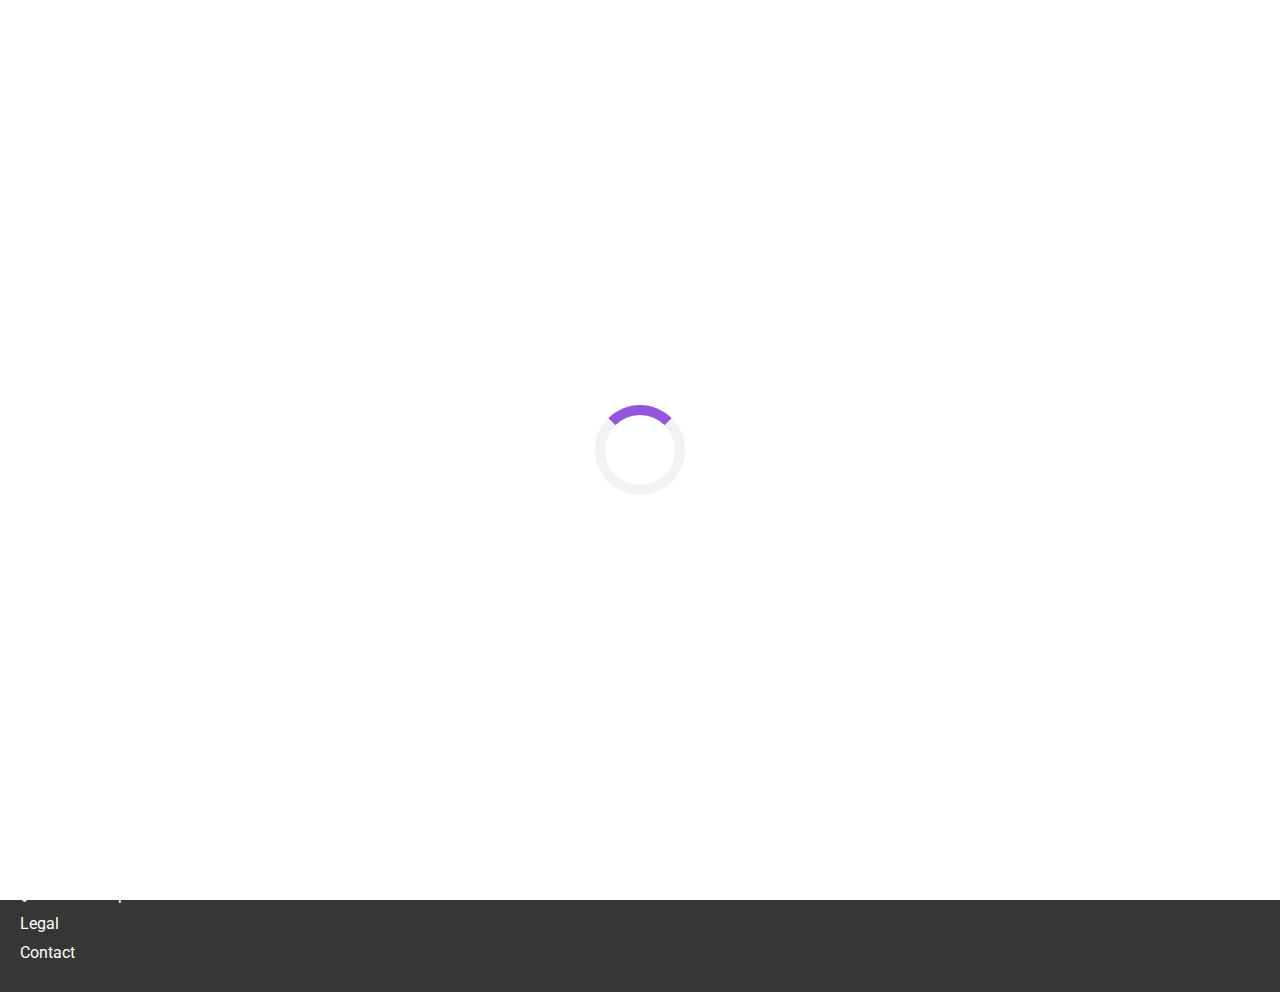
<file: index.html>
<!DOCTYPE html>
<html>

<head>
    <meta charset="utf-8" />
    <meta http-equiv="X-UA-Compatible" content="IE=edge" />
    <title>OhMyFood</title>
    <meta name="description" content="" />
    <meta name="viewport" content="width=device-width, initial-scale=1" />
    <link rel="stylesheet" href="css/main.css" />
    <link rel="stylesheet" href="https://cdnjs.cloudflare.com/ajax/libs/font-awesome/6.2.1/css/all.min.css" />
</head>

<body>
    <header>
        <h1 class="logo mainLogo">ohmyfood</h1>

        <h4 class="location">
            <i class="fas fa-location-dot"></i> Paris, Belleville
        </h4>

        <div class="bookMenu">
            <h2>Book the menu you like</h2>

            <p>Discover top-of-the-art restaurants we picked for you</p>

            <button class="exploreButton">Explore our restaurants</button>
        </div>
    </header>

    <main>
        <section>
            <h1 class="titles">How it works</h1>

            <div class="HIWoptions-wrapper">
                <div class="HIWoptions">
                    <div>
                        <div class="number">1</div>
                        <i class="fa-solid fa-mobile-screen-button hiw-icon"></i>
                        <p class="hiw-text">Choose a restaurant</p>
                    </div>
                </div>
                <div class="HIWoptions">
                    <div>
                        <div class="number">2</div>
                        <i class="fa-solid fa-list hiw-icon"></i>
                        <p class="hiw-text">Create your menu</p>
                    </div>
                </div>
                <div class="HIWoptions">
                    <div>
                        <div class="number">3</div>
                        <i class="fa-solid fa-store hiw-icon"></i>
                        <p class="hiw-text">Go enjoy it at the restaurant</p>
                    </div>
                </div>
            </div>
        </section>

        <section class="restaurants-section">
            <h1 class="titles">Restaurants</h1>
            <div class="menuOptions">
                <div class="menuOption1">
                    <a class="menu-box" href="pages/thefullpalette.html">
                        <div class="newTag">New</div>
                        <img class="menuImg" src="images/restaurants/jay-wennington-N_Y88TWmGwA-unsplash.jpg" alt="" />
                        <div class="menuText">
                            <div class="menuText1"><b>The Full Palette</b></div>
                            <div class="menuText1">New York</div>
                        </div>
                    </a>
                    <div class="heart-container">
                        <img src="images/heart.png" alt="heart" class="heart" />
                        <div class="fill-heart"></div>
                    </div>
                </div>

                <div class="menuOption2">
                    <a class="menu-box" href="pages/theenchantedplate.html">
                        <div class="newTag">New</div>
                        <img class="menuImg" src="images/restaurants/stil-u2Lp8tXIcjw-unsplash.jpg" alt="" />
                        <div class="menuText">
                            <div class="menuText1"><b>The Enchanted Plate</b></div>
                            <div class="menuText1">New York</div>
                        </div>
                    </a>
                    <div class="heart-container">
                        <img src="images/heart.png" alt="heart" class="heart" />
                        <div class="fill-heart"></div>
                    </div>
                </div>

                <div class="menuOption3">
                    <a class="menu-box" href="pages/bastille.html"><img class="menuImg"
                            src="images/restaurants/toa-heftiba-DQKerTsQwi0-unsplash.jpg" alt="" />
                        <div class="menuText">
                            <div class="menuText1"><b>Bastille</b></div>
                            <div class="menuText1">New York</div>
                        </div>
                    </a>
                    <div class="heart-container">
                        <img src="images/heart.png" alt="heart" class="heart" />
                        <div class="fill-heart"></div>
                    </div>
                </div>

                <div class="menuOption4">
                    <a class="menu-box" href="pages/legourmand.html"><img class="menuImg"
                            src="images/restaurants/louis-hansel-shotsoflouis-qNBGVyOCY8Q-unsplash.jpg" alt="" />
                        <div class="menuText">
                            <div class="menuText1"><b>Le Gourmand</b></div>
                            <div class="menuText1">New York</div>
                        </div>
                    </a>
                    <div class="heart-container">
                        <img src="images/heart.png" alt="heart" class="heart" />
                        <div class="fill-heart"></div>
                    </div>
                </div>
            </div>
            </div>
        </section>
    </main>

    <footer class="footer">
        <div class="logo footerText footerTitle">ohmyfood</div>
        <div class="footerText">
            <i class="fa-solid fa-utensils"></i> Suggest a restaurant
        </div>
        <div class="footerText">
            <i class="fa-solid fa-handshake-angle"></i> Become a partner
        </div>
        <div class="footerText">Legal</div>
        <div class="footerText footerBottom">
            <a class="contact" href="mailto:ahmedjc15@gmail.com">Contact</a>
        </div>
    </footer>

    <div class="preloader">
        <div class="loader"></div>
    </div>
</body>

</html>
</file>
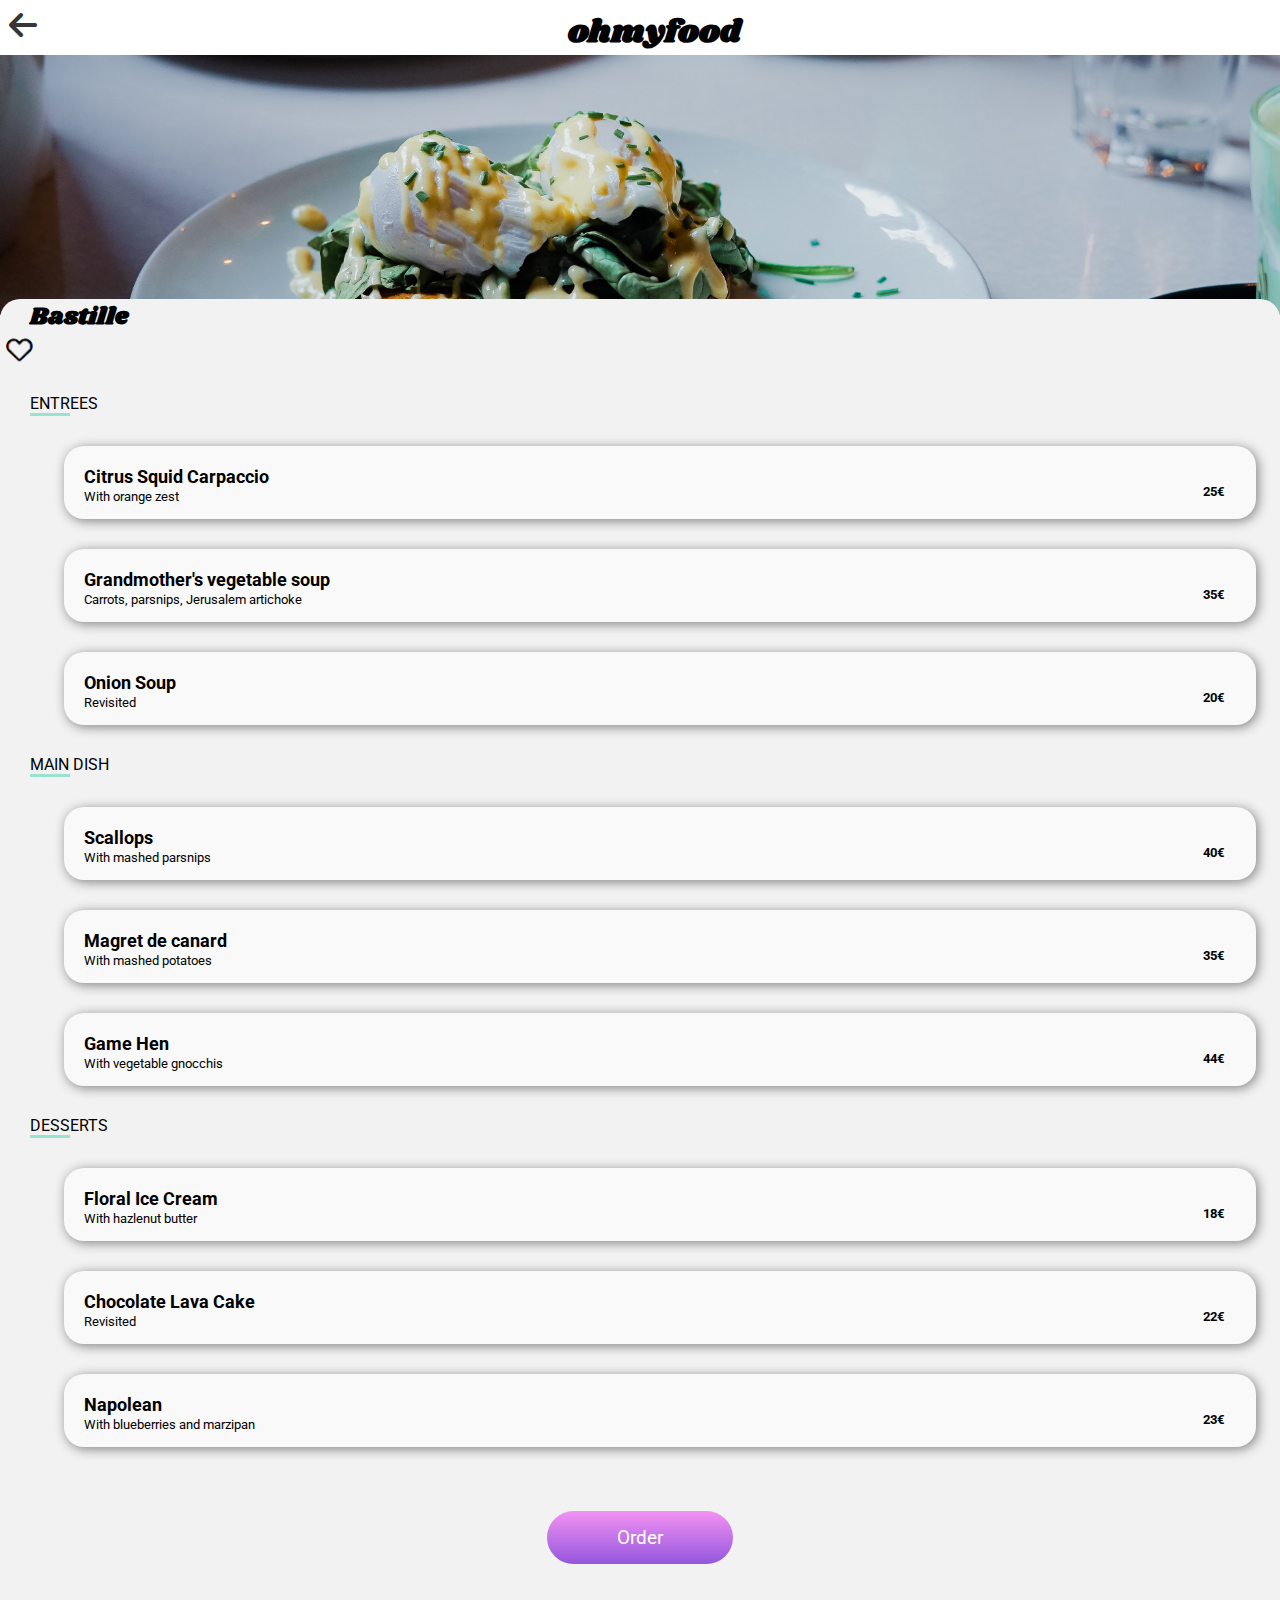
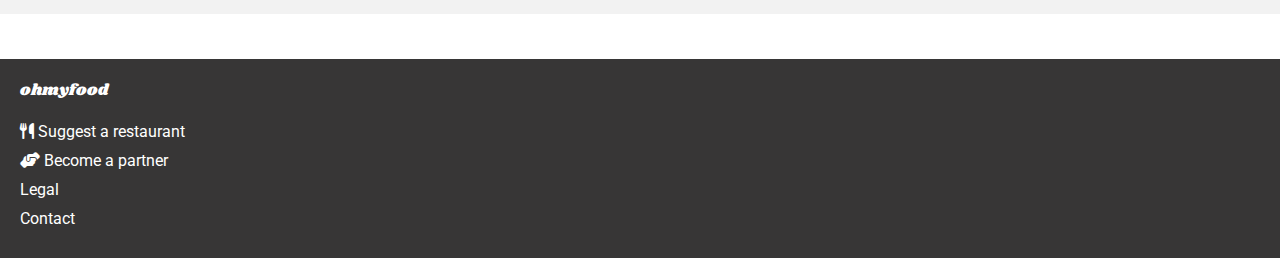
<file: pages/bastille.html>
<!DOCTYPE html>
<html>

<head>
    <meta charset="utf-8">
    <meta http-equiv="X-UA-Compatible" content="IE=edge">
    <title>OhMyFood</title>
    <meta name="description" content="">
    <meta name="viewport" content="width=device-width, initial-scale=1">
    <link rel="stylesheet" href="../css/main.css">
    <link rel="stylesheet" href="https://cdnjs.cloudflare.com/ajax/libs/font-awesome/6.2.1/css/all.min.css" />
</head>

<body>
    <header>
        <h1 class="logo mainLogo"><a href="../index.html"><i class="fa-solid fa-arrow-left backArrow"></i></a>ohmyfood</h1>

        <img class="restaurantImg" src="../images/restaurants/toa-heftiba-DQKerTsQwi0-unsplash.jpg" alt="">


    </header>

    <main class="restaurantMenu">

        <div>
            <h2 class="logo menu-title">Bastille</h2>
            <div class="menu-heart-container">
                <img src="../images/grey_background_heart.png" alt="heart" class="menuHeartIcon">
                <div class="fill-heart-menu"></div>
            </div>
        </div>
        <div class="full-menu">
            <section class="entrees">
                <p class="header-text">ENTREES</p>
                <div class="header-UL"></div>

                <div class="HIWoptions choices e-choices">
                    <div class="menu-option"><b>Citrus Squid Carpaccio</b></div>
                    <div class="card-overlay"><i class="fa-solid fa-circle-check checkmark"></i></div>
                    <div class="menu-text">With orange zest</div>
                    <div class="menu-price"><b>25€</b></div>
                </div>
                <div class="HIWoptions choices e-choices">
                    <div class="menu-option"><b>Grandmother's vegetable soup</b></div>
                    <div class="card-overlay"><i class="fa-solid fa-circle-check checkmark"></i></div>
                    <div class="menu-text">Carrots, parsnips, Jerusalem artichoke</div>
                    <div class="menu-price"><b>35€</b></div>
                </div>
                <div class="HIWoptions choices e-choices">
                    <div class="menu-option"><b>Onion Soup</b></div>
                    <div class="card-overlay"><i class="fa-solid fa-circle-check checkmark"></i></div>
                    <div class="menu-text">Revisited</div>
                    <div class="menu-price"><b>20€</b></div>
                </div>
            </section>

            <section class="main-dish">
                <p class="header-text">MAIN DISH</p>
                <div class="header-UL"></div>

                <div class="HIWoptions choices md-choices">
                    <div class="menu-option"><b>Scallops</b></div>
                    <div class="card-overlay"><i class="fa-solid fa-circle-check checkmark"></i></div>
                    <div class="menu-text">With mashed parsnips</div>
                    <div class="menu-price"><b>40€</b></div>
                </div>
                <div class="HIWoptions choices md-choices">
                    <div class="menu-option"><b>Magret de canard</b></div>
                    <div class="card-overlay"><i class="fa-solid fa-circle-check checkmark"></i></div>
                    <div class="menu-text">With mashed potatoes</div>
                    <div class="menu-price"><b>35€</b></div>
                </div>
                <div class="HIWoptions choices md-choices">
                    <div class="menu-option"><b>Game Hen</b></div>
                    <div class="card-overlay"><i class="fa-solid fa-circle-check checkmark"></i></div>
                    <div class="menu-text">With vegetable gnocchis</div>
                    <div class="menu-price"><b>44€</b></div>
                </div>
            </section>

            <section class="desserts">
                <p class="header-text">DESSERTS</p>
                <div class="header-UL"></div>

                <div class="HIWoptions choices d-choices">
                    <div class="menu-option"><b>Floral Ice Cream</b></div>
                    <div class="card-overlay"><i class="fa-solid fa-circle-check checkmark"></i></div>
                    <div class="menu-text">With hazlenut butter</div>
                    <div class="menu-price"><b>18€</b></div>
                </div>
                <div class="HIWoptions choices d-choices">
                    <div class="menu-option"><b>Chocolate Lava Cake</b></div>
                    <div class="card-overlay"><i class="fa-solid fa-circle-check checkmark"></i></div>
                    <div class="menu-text">Revisited</div>
                    <div class="menu-price"><b>22€</b></div>
                </div>
                <div class="HIWoptions choices d-choices">
                    <div class="menu-option"><b>Napolean</b></div>
                    <div class="card-overlay"><i class="fa-solid fa-circle-check checkmark"></i></div>
                    <div class="menu-text">With blueberries and marzipan</div>
                    <div class="menu-price"><b>23€</b></div>
                </div>
            </section>
        </div>
        <button class="exploreButton orderButton">Order</button>

    </main>

    <footer class="footer menu-footer">
        <div class="logo footerText footerTitle">ohmyfood</div>
        <div class="footerText"><i class="fa-solid fa-utensils"></i> Suggest a restaurant</div>
        <div class="footerText"><i class="fa-solid fa-handshake-angle"></i> Become a partner</div>
        <div class="footerText">Legal</div>
        <div class="footerText footerBottom"><a class="contact" href="mailto:ahmedjc15@gmail.com">Contact</a></div>
    </footer>
</body>

</html>
</file>
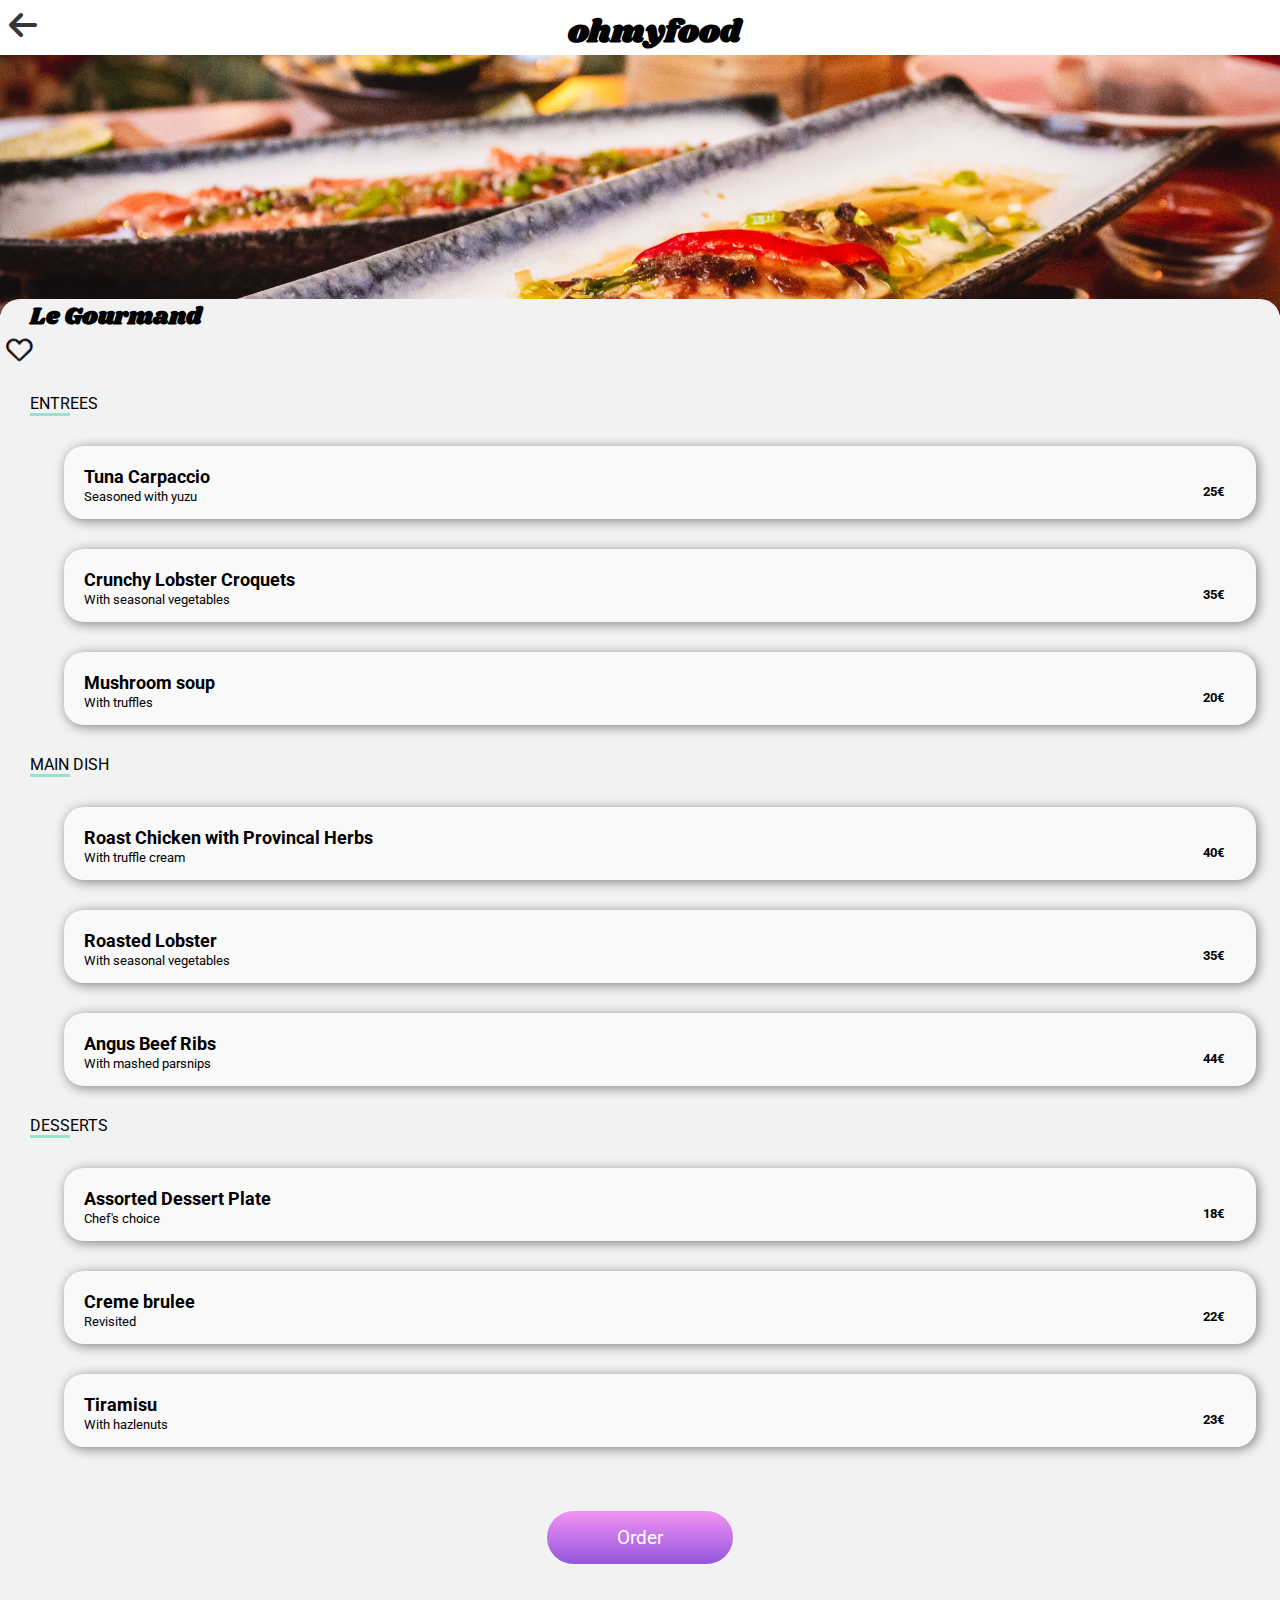
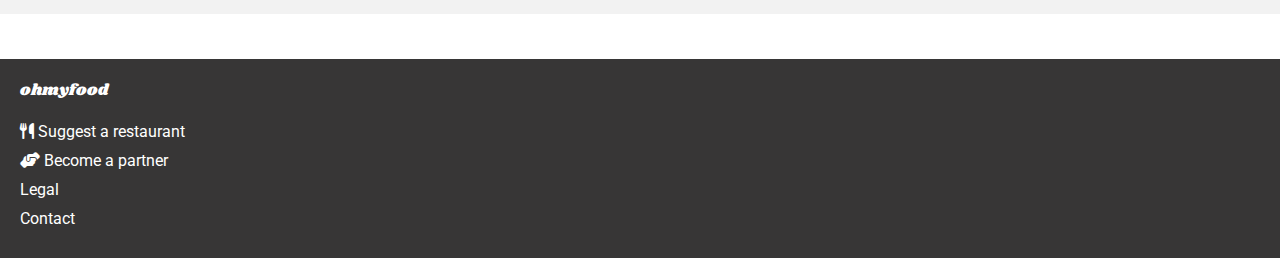
<file: pages/legourmand.html>
<!DOCTYPE html>
<html>

<head>
    <meta charset="utf-8">
    <meta http-equiv="X-UA-Compatible" content="IE=edge">
    <title>OhMyFood</title>
    <meta name="description" content="">
    <meta name="viewport" content="width=device-width, initial-scale=1">
    <link rel="stylesheet" href="../css/main.css">
    <link rel="stylesheet" href="https://cdnjs.cloudflare.com/ajax/libs/font-awesome/6.2.1/css/all.min.css" />
</head>

<body>
    <header>
        <h1 class="logo mainLogo"><a href="../index.html"><i class="fa-solid fa-arrow-left backArrow"></i></a>ohmyfood</h1>

        <img class="restaurantImg" src="../images/restaurants/louis-hansel-shotsoflouis-qNBGVyOCY8Q-unsplash.jpg" alt="">


    </header>

    <main class="restaurantMenu">

        <div>
            <h2 class="logo menu-title">Le Gourmand</h2>
            <div class="menu-heart-container">
                <img src="../images/grey_background_heart.png" alt="heart" class="menuHeartIcon">
                <div class="fill-heart-menu"></div>
            </div>
        </div>
        <div class="full-menu">
            <section class="entrees">
                <p class="header-text">ENTREES</p>
                <div class="header-UL"></div>

                <div class="HIWoptions choices e-choices">
                    <div class="menu-option"><b>Tuna Carpaccio</b></div>
                    <div class="card-overlay"><i class="fa-solid fa-circle-check checkmark"></i></div>
                    <div class="menu-text">Seasoned with yuzu</div>
                    <div class="menu-price"><b>25€</b></div>
                </div>
                <div class="HIWoptions choices e-choices">
                    <div class="menu-option"><b>Crunchy Lobster Croquets</b></div>
                    <div class="card-overlay"><i class="fa-solid fa-circle-check checkmark"></i></div>
                    <div class="menu-text">With seasonal vegetables</div>
                    <div class="menu-price"><b>35€</b></div>
                </div>
                <div class="HIWoptions choices e-choices">
                    <div class="menu-option"><b>Mushroom soup</b></div>
                    <div class="card-overlay"><i class="fa-solid fa-circle-check checkmark"></i></div>
                    <div class="menu-text">With truffles</div>
                    <div class="menu-price"><b>20€</b></div>
                </div>
            </section>

            <section class="main-dish">
                <p class="header-text">MAIN DISH</p>
                <div class="header-UL"></div>

                <div class="HIWoptions choices md-choices">
                    <div class="menu-option"><b>Roast Chicken with Provincal Herbs</b></div>
                    <div class="card-overlay"><i class="fa-solid fa-circle-check checkmark"></i></div>
                    <div class="menu-text">With truffle cream</div>
                    <div class="menu-price"><b>40€</b></div>
                </div>
                <div class="HIWoptions choices md-choices">
                    <div class="menu-option"><b>Roasted Lobster</b></div>
                    <div class="card-overlay"><i class="fa-solid fa-circle-check checkmark"></i></div>
                    <div class="menu-text">With seasonal vegetables</div>
                    <div class="menu-price"><b>35€</b></div>
                </div>
                <div class="HIWoptions choices md-choices">
                    <div class="menu-option"><b>Angus Beef Ribs</b></div>
                    <div class="card-overlay"><i class="fa-solid fa-circle-check checkmark"></i></div>
                    <div class="menu-text">With mashed parsnips</div>
                    <div class="menu-price"><b>44€</b></div>
                </div>
            </section>

            <section class="desserts">
                <p class="header-text">DESSERTS</p>
                <div class="header-UL"></div>

                <div class="HIWoptions choices d-choices">
                    <div class="menu-option"><b>Assorted Dessert Plate</b></div>
                    <div class="card-overlay"><i class="fa-solid fa-circle-check checkmark"></i></div>
                    <div class="menu-text">Chef's choice</div>
                    <div class="menu-price"><b>18€</b></div>
                </div>
                <div class="HIWoptions choices d-choices">
                    <div class="menu-option"><b>Creme brulee</b></div>
                    <div class="card-overlay"><i class="fa-solid fa-circle-check checkmark"></i></div>
                    <div class="menu-text">Revisited</div>
                    <div class="menu-price"><b>22€</b></div>
                </div>
                <div class="HIWoptions choices d-choices">
                    <div class="menu-option"><b>Tiramisu</b></div>
                    <div class="card-overlay"><i class="fa-solid fa-circle-check checkmark"></i></div>
                    <div class="menu-text">With hazlenuts</div>
                    <div class="menu-price"><b>23€</b></div>
                </div>
            </section>
        </div>
        <button class="exploreButton orderButton">Order</button>

    </main>

    <footer class="footer menu-footer4">
        <div class="logo footerText footerTitle">ohmyfood</div>
        <div class="footerText"><i class="fa-solid fa-utensils"></i> Suggest a restaurant</div>
        <div class="footerText"><i class="fa-solid fa-handshake-angle"></i> Become a partner</div>
        <div class="footerText">Legal</div>
        <div class="footerText footerBottom"><a class="contact" href="mailto:ahmedjc15@gmail.com">Contact</a></div>
    </footer>
</body>

</html>
</file>
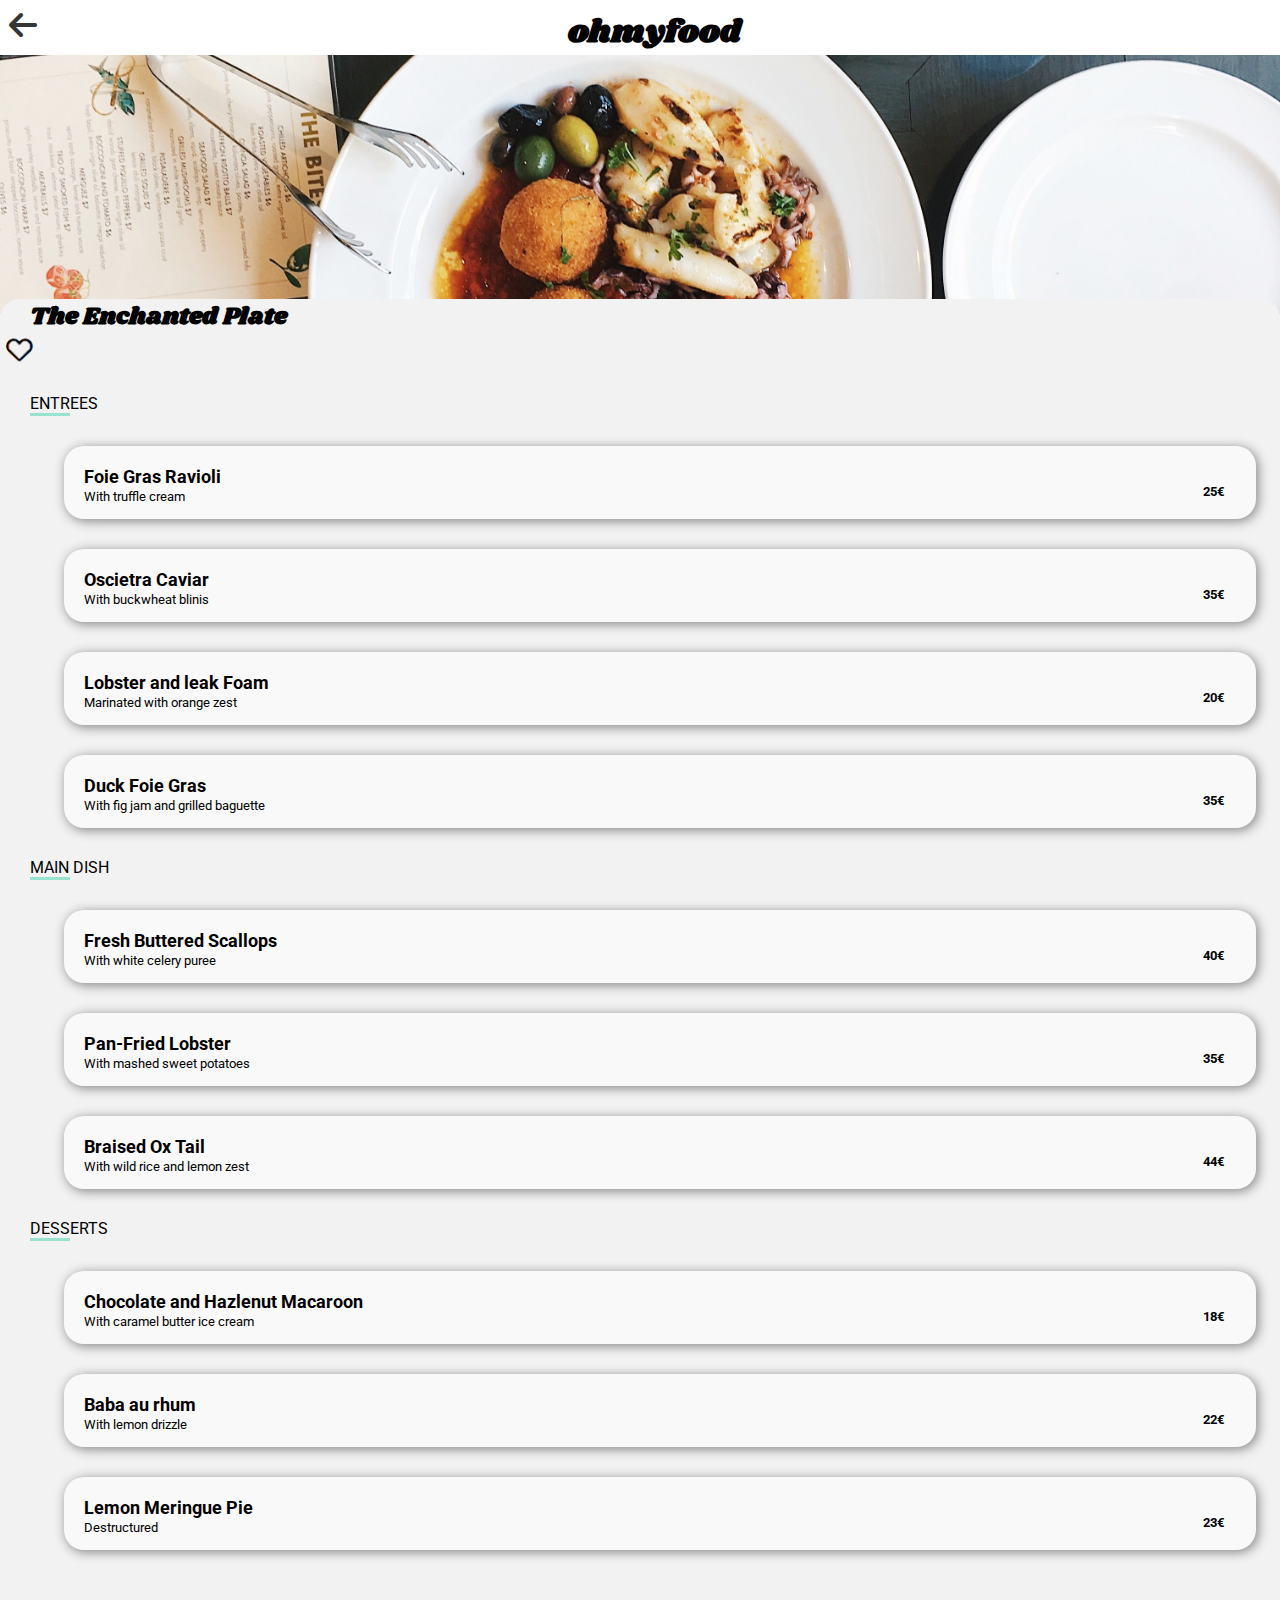
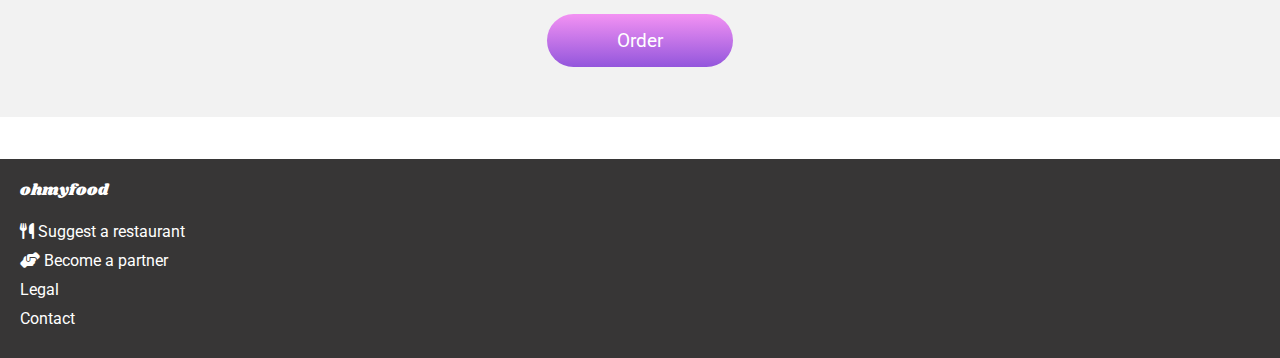
<file: pages/theenchantedplate.html>
<!DOCTYPE html>
<html>

<head>
    <meta charset="utf-8">
    <meta http-equiv="X-UA-Compatible" content="IE=edge">
    <title>OhMyFood</title>
    <meta name="description" content="">
    <meta name="viewport" content="width=device-width, initial-scale=1">
    <link rel="stylesheet" href="../css/main.css">
    <link rel="stylesheet" href="https://cdnjs.cloudflare.com/ajax/libs/font-awesome/6.2.1/css/all.min.css" />
</head>

<body>
    <header>
        <h1 class="logo mainLogo"><a href="../index.html"><i class="fa-solid fa-arrow-left backArrow"></i></a>ohmyfood</h1>

        <img class="restaurantImg" src="../images/restaurants/stil-u2Lp8tXIcjw-unsplash.jpg" alt="">


    </header>

    <main class="restaurantMenu">

        <div>
            <h2 class="logo menu-title">The Enchanted Plate</h2>
            <div class="menu-heart-container">
                <img src="../images/grey_background_heart.png" alt="heart" class="menuHeartIcon">
                <div class="fill-heart-menu"></div>
            </div>
        </div>
        <div class="full-menu">
            <section class="entrees">
                <p class="header-text">ENTREES</p>
                <div class="header-UL"></div>

                <div class="HIWoptions choices e-choices">
                    <div class="menu-option"><b>Foie Gras Ravioli</b></div>
                    <div class="card-overlay"><i class="fa-solid fa-circle-check checkmark"></i></div>
                    <div class="menu-text">With truffle cream</div>
                    <div class="menu-price"><b>25€</b></div>
                </div>
                <div class="HIWoptions choices e-choices">
                    <div class="menu-option"><b>Oscietra Caviar</b></div>
                    <div class="card-overlay"><i class="fa-solid fa-circle-check checkmark"></i></div>
                    <div class="menu-text">With buckwheat blinis</div>
                    <div class="menu-price"><b>35€</b></div>
                </div>
                <div class="HIWoptions choices e-choices">
                    <div class="menu-option"><b>Lobster and leak Foam</b></div>
                    <div class="card-overlay"><i class="fa-solid fa-circle-check checkmark"></i></div>
                    <div class="menu-text">Marinated with orange zest</div>
                    <div class="menu-price"><b>20€</b></div>
                </div>
                <div class="HIWoptions choices e-choices">
                    <div class="menu-option"><b>Duck Foie Gras</b></div>
                    <div class="card-overlay"><i class="fa-solid fa-circle-check checkmark"></i></div>
                    <div class="menu-text">With fig jam and grilled baguette</div>
                    <div class="menu-price"><b>35€</b></div>
                </div>
            </section>

            <section class="main-dish">
                <p class="header-text">MAIN DISH</p>
                <div class="header-UL"></div>

                <div class="HIWoptions choices md-choices">
                    <div class="menu-option"><b>Fresh Buttered Scallops</b></div>
                    <div class="card-overlay"><i class="fa-solid fa-circle-check checkmark"></i></div>
                    <div class="menu-text">With white celery puree</div>
                    <div class="menu-price"><b>40€</b></div>
                </div>
                <div class="HIWoptions choices md-choices">
                    <div class="menu-option"><b>Pan-Fried Lobster</b></div>
                    <div class="card-overlay"><i class="fa-solid fa-circle-check checkmark"></i></div>
                    <div class="menu-text">With mashed sweet potatoes</div>
                    <div class="menu-price"><b>35€</b></div>
                </div>
                <div class="HIWoptions choices md-choices">
                    <div class="menu-option"><b>Braised Ox Tail</b></div>
                    <div class="card-overlay"><i class="fa-solid fa-circle-check checkmark"></i></div>
                    <div class="menu-text">With wild rice and lemon zest</div>
                    <div class="menu-price"><b>44€</b></div>
                </div>
            </section>

            <section class="desserts">
                <p class="header-text">DESSERTS</p>
                <div class="header-UL"></div>

                <div class="HIWoptions choices d-choices">
                    <div class="menu-option"><b>Chocolate and Hazlenut Macaroon</b></div>
                    <div class="card-overlay"><i class="fa-solid fa-circle-check checkmark"></i></div>
                    <div class="menu-text">With caramel butter ice cream</div>
                    <div class="menu-price"><b>18€</b></div>
                </div>
                <div class="HIWoptions choices d-choices">
                    <div class="menu-option"><b>Baba au rhum</b></div>
                    <div class="card-overlay"><i class="fa-solid fa-circle-check checkmark"></i></div>
                    <div class="menu-text">With lemon drizzle</div>
                    <div class="menu-price"><b>22€</b></div>
                </div>
                <div class="HIWoptions choices d-choices">
                    <div class="menu-option"><b>Lemon Meringue Pie</b></div>
                    <div class="card-overlay"><i class="fa-solid fa-circle-check checkmark"></i></div>
                    <div class="menu-text">Destructured</div>
                    <div class="menu-price"><b>23€</b></div>
                </div>
            </section>
        </div>
        <button class="exploreButton orderButton">Order</button>

    </main>

    <footer class="footer menu-footer2">
        <div class="logo footerText footerTitle">ohmyfood</div>
        <div class="footerText"><i class="fa-solid fa-utensils"></i> Suggest a restaurant</div>
        <div class="footerText"><i class="fa-solid fa-handshake-angle"></i> Become a partner</div>
        <div class="footerText">Legal</div>
        <div class="footerText footerBottom"><a class="contact" href="mailto:ahmedjc15@gmail.com">Contact</a></div>
    </footer>
</body>

</html>
</file>
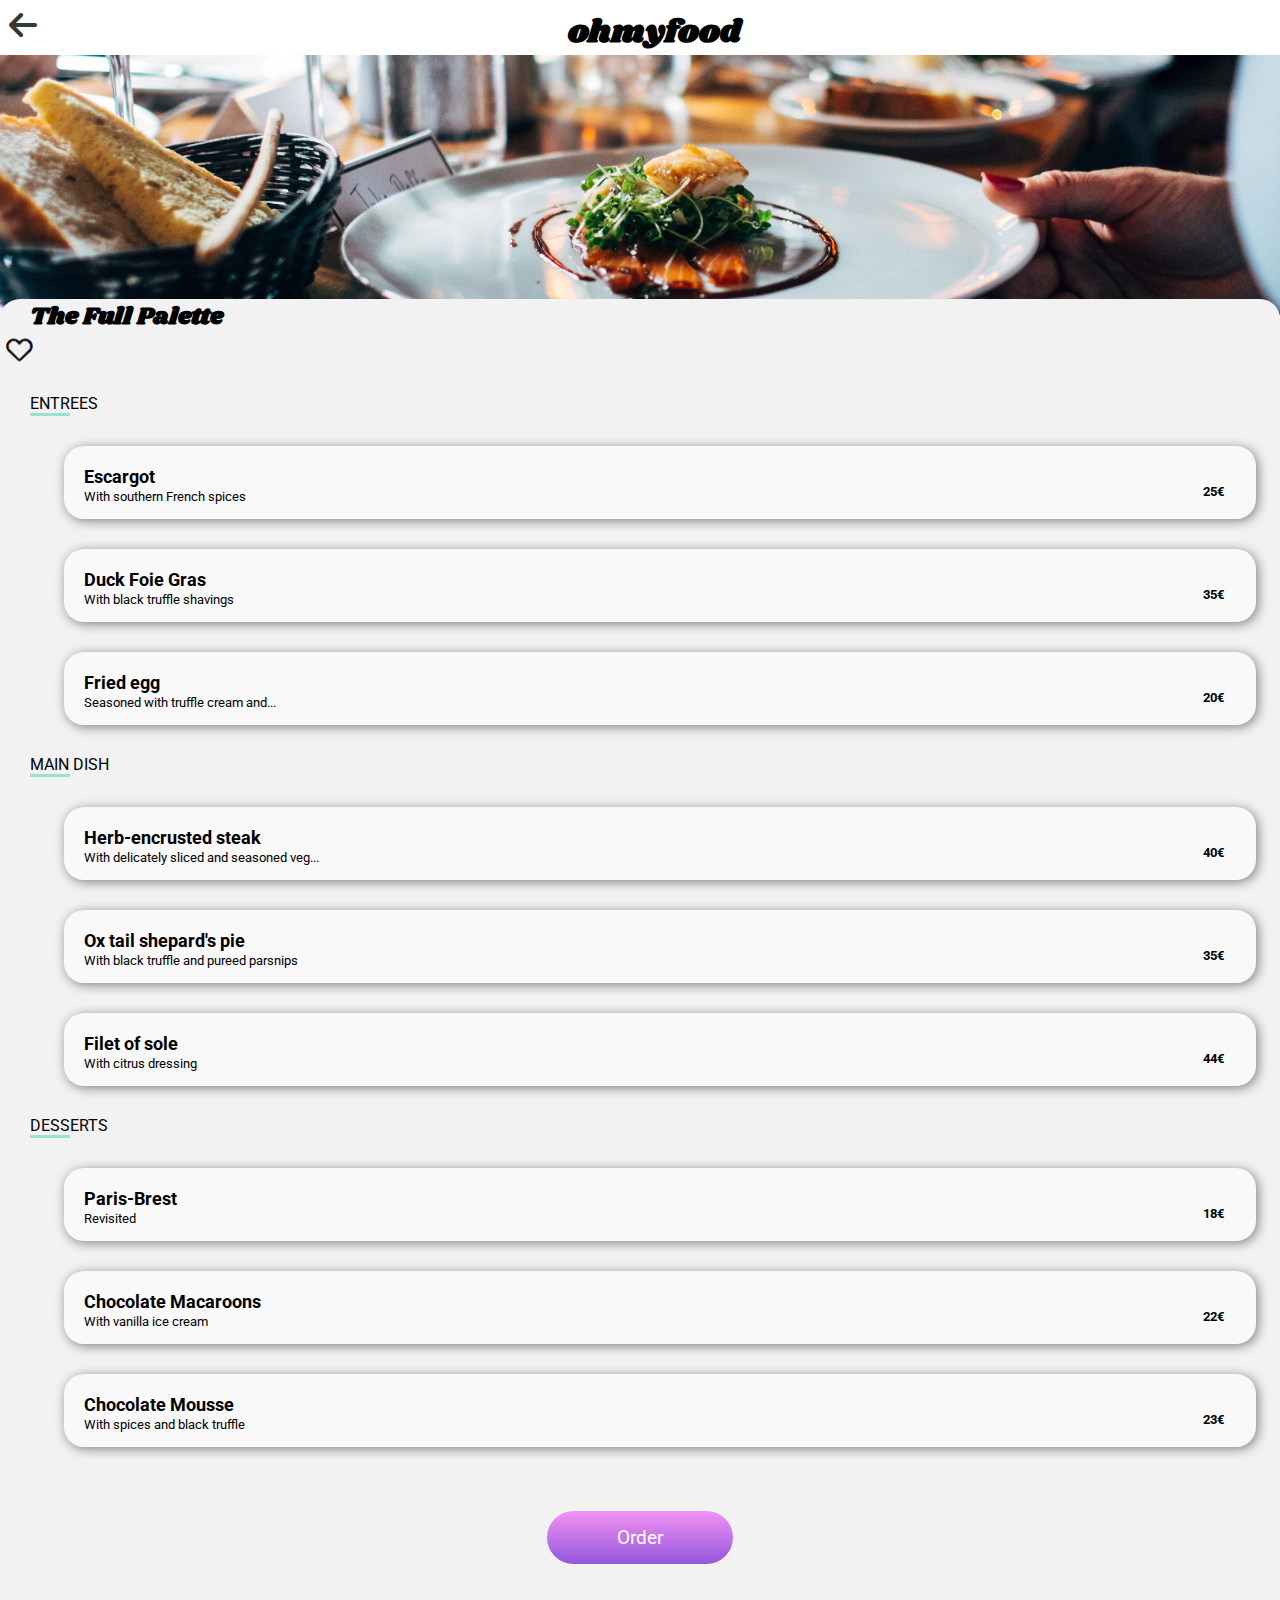
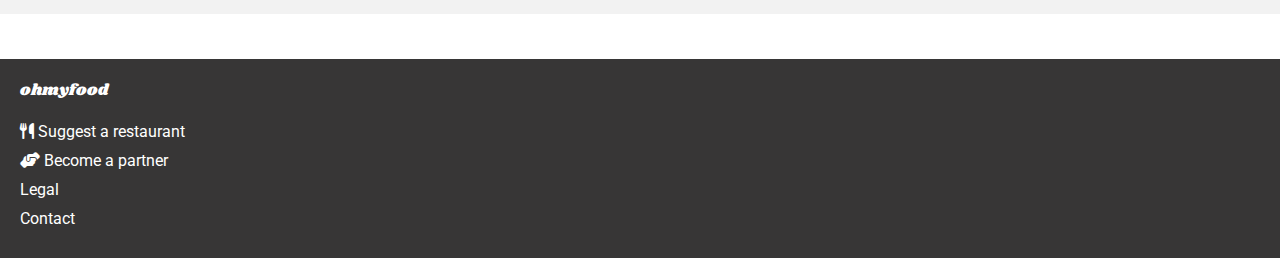
<file: pages/thefullpalette.html>
<!DOCTYPE html>
<html>

<head>
    <meta charset="utf-8">
    <meta http-equiv="X-UA-Compatible" content="IE=edge">
    <title>OhMyFood</title>
    <meta name="description" content="">
    <meta name="viewport" content="width=device-width, initial-scale=1">
    <link rel="stylesheet" href="../css/main.css">
    <link rel="stylesheet" href="https://cdnjs.cloudflare.com/ajax/libs/font-awesome/6.2.1/css/all.min.css" />
</head>

<body>
    <header>
        <h1 class="logo mainLogo"><a href="../index.html"><i class="fa-solid fa-arrow-left backArrow"></i></a>ohmyfood</h1>

        <img class="restaurantImg" src="../images/restaurants/jay-wennington-N_Y88TWmGwA-unsplash.jpg" alt="">


    </header>

    <main class="restaurantMenu">

        <div>
            <h2 class="logo menu-title">The Full Palette</h2>
            <div class="menu-heart-container">
                <img src="../images/grey_background_heart.png" alt="heart" class="menuHeartIcon">
                <div class="fill-heart-menu"></div>
            </div>
        </div>
        <div class="full-menu">
            <section class="entrees">
                <p class="header-text">ENTREES</p>
                <div class="header-UL"></div>

                <div class="HIWoptions choices e-choices">
                    <div class="menu-option"><b>Escargot</b></div>
                    <div class="card-overlay"><i class="fa-solid fa-circle-check checkmark"></i></div>
                    <div class="menu-text">With southern French spices</div>
                    <div class="menu-price"><b>25€</b></div>
                </div>
                <div class="HIWoptions choices e-choices">
                    <div class="menu-option"><b>Duck Foie Gras</b></div>
                    <div class="card-overlay"><i class="fa-solid fa-circle-check checkmark"></i></div>
                    <div class="menu-text">With black truffle shavings</div>
                    <div class="menu-price"><b>35€</b></div>
                </div>
                <div class="HIWoptions choices e-choices">
                    <div class="menu-option"><b>Fried egg</b></div>
                    <div class="card-overlay"><i class="fa-solid fa-circle-check checkmark"></i></div>
                    <div class="menu-text">Seasoned with truffle cream and...</div>
                    <div class="menu-price"><b>20€</b></div>
                </div>
            </section>

            <section class="main-dish">
                <p class="header-text">MAIN DISH</p>
                <div class="header-UL"></div>

                <div class="HIWoptions choices md-choices">
                    <div class="menu-option"><b>Herb-encrusted steak</b></div>
                    <div class="card-overlay"><i class="fa-solid fa-circle-check checkmark"></i></div>
                    <div class="menu-text">With delicately sliced and seasoned veg...</div>
                    <div class="menu-price"><b>40€</b></div>
                </div>
                <div class="HIWoptions choices md-choices">
                    <div class="menu-option"><b>Ox tail shepard's pie</b></div>
                    <div class="card-overlay"><i class="fa-solid fa-circle-check checkmark"></i></div>
                    <div class="menu-text">With black truffle and pureed parsnips</div>
                    <div class="menu-price"><b>35€</b></div>
                </div>
                <div class="HIWoptions choices md-choices">
                    <div class="menu-option"><b>Filet of sole</b></div>
                    <div class="card-overlay"><i class="fa-solid fa-circle-check checkmark"></i></div>
                    <div class="menu-text">With citrus dressing</div>
                    <div class="menu-price"><b>44€</b></div>
                </div>
            </section>

            <section class="desserts">
                <p class="header-text">DESSERTS</p>
                <div class="header-UL"></div>

                <div class="HIWoptions choices d-choices">
                    <div class="menu-option"><b>Paris-Brest</b></div>
                    <div class="card-overlay"><i class="fa-solid fa-circle-check checkmark"></i></div>
                    <div class="menu-text">Revisited</div>
                    <div class="menu-price"><b>18€</b></div>
                </div>
                <div class="HIWoptions choices d-choices">
                    <div class="menu-option"><b>Chocolate Macaroons</b></div>
                    <div class="card-overlay"><i class="fa-solid fa-circle-check checkmark"></i></div>
                    <div class="menu-text">With vanilla ice cream</div>
                    <div class="menu-price"><b>22€</b></div>
                </div>
                <div class="HIWoptions choices d-choices">
                    <div class="menu-option"><b>Chocolate Mousse</b></div>
                    <div class="card-overlay"><i class="fa-solid fa-circle-check checkmark"></i></div>
                    <div class="menu-text">With spices and black truffle</div>
                    <div class="menu-price"><b>23€</b></div>
                </div>
            </section>
        </div>

        <button class="exploreButton orderButton">Order</button>

    </main>

    <footer class="footer menu-footer">
        <div class="logo footerText footerTitle">ohmyfood</div>
        <div class="footerText"><i class="fa-solid fa-utensils"></i> Suggest a restaurant</div>
        <div class="footerText"><i class="fa-solid fa-handshake-angle"></i> Become a partner</div>
        <div class="footerText">Legal</div>
        <div class="footerText footerBottom"><a class="contact" href="mailto:ahmedjc15@gmail.com">Contact</a></div>
    </footer>
</body>

</html>
</file>
<file: css/main.css>
@import url(https://fonts.googleapis.com/css?family=Shrikhand:regular);
@import url(https://fonts.googleapis.com/css?family=Roboto:100,100italic,300,300italic,regular,italic,500,500italic,700,700italic,900,900italic);
* {
  font-family: Roboto;
  max-width: 100%;
  margin: 0;
  text-align: center;
  text-decoration: none;
}

.mainLogo {
  box-shadow: 2px 2px 12px grey;
  padding: 9px;
  padding-bottom: 10px;
}

.logo {
  font-family: Shrikhand;
}

.location {
  background-color: #f2f2f2;
  padding-top: 10px;
  padding-bottom: 30px;
}

.bookMenu {
  background-color: #f9f9f9;
  padding-top: 20px;
  padding-bottom: 40px;
  margin-top: -20px;
}

.exploreButton {
  border-radius: 20px;
  border: hidden;
  padding: 10px;
  color: white;
  background: linear-gradient(to bottom, rgb(243, 146, 243), #9356DC);
  transition: 1s;
}

.titles {
  text-align: left;
  margin-left: 10px;
  padding-top: 30px;
}

.HIWoptions {
  box-shadow: 2px 2px 12px grey;
  margin: 20px;
  padding: 20px;
  border-radius: 20px;
  background-color: #f9f9f9;
  transition: 1s;
}

.hiw-icon {
  float: left;
  margin-left: 20px;
  margin-right: -20px;
}

.hiw-text {
  display: inline;
  margin-left: 30px;
}

.number {
  background-color: #9356DC;
  color: white;
  padding: 5px;
  padding-left: 10px;
  padding-right: 10px;
  width: -moz-min-content;
  width: min-content;
  border-radius: 100%;
  float: left;
  margin-left: -30px;
  margin-top: -5px;
}

.restaurants-section {
  background-color: #f9f9f9;
  padding-bottom: 30px;
  margin-top: 50px;
}

.menuOptions {
  position: relative;
}

.menuOption1 {
  display: inline-block;
}

.menuOption2 {
  display: inline-block;
}

.menuOption3 {
  display: inline-block;
}

.menuOption4 {
  display: inline-block;
}

.menu-box {
  display: inline-block;
}

.menuImg {
  height: 150px;
  width: 300px;
  -o-object-fit: cover;
     object-fit: cover;
  -o-object-position: 60%;
     object-position: 60%;
  border-top-left-radius: 20px;
  border-top-right-radius: 20px;
}

.menuText {
  width: 290px;
  border: hidden;
  border-bottom-left-radius: 20px;
  border-bottom-right-radius: 20px;
  padding: 5px;
  margin-top: -5px;
  box-shadow: 2px 2px 12px grey;
  margin-bottom: 20px;
  color: black;
}

.menuText1 {
  text-align: left;
  margin-left: 10px;
}

.newTag {
  position: absolute;
  margin-top: 10px;
  margin-left: 220px;
  padding: 3px;
  padding-left: 20px;
  padding-right: 20px;
  background-color: #99E2D0;
  color: #1b6f5a;
  border-radius: 5px;
}

.footer {
  background-color: rgb(55, 54, 54);
  color: white;
  position: relative;
}

.footerTitle {
  padding-top: 20px;
  padding-bottom: 10px;
}

.footerText {
  text-align: left;
  margin-left: 20px;
  margin-top: 10px;
}

.footerBottom {
  padding-bottom: 30px;
}

.contact {
  text-decoration: none;
  color: white;
}

.menu-title {
  text-align: left;
  margin-left: 30px;
}

.backArrow {
  float: left;
  color: rgb(55, 54, 54);
}

.restaurantImg {
  height: 260px;
  width: 100%;
  -o-object-fit: cover;
     object-fit: cover;
  -o-object-position: 60%;
     object-position: 60%;
}

.restaurantMenu {
  position: absolute;
  background-color: #f2f2f2;
  height: -moz-max-content;
  height: max-content;
  width: 100%;
  border-top-right-radius: 20px;
  border-top-left-radius: 20px;
  margin-top: -50px;
}

.header-text {
  text-align: left;
  margin-left: 30px;
  margin-top: 30px;
}

.header-UL {
  border-bottom: solid 3px #99E2D0;
  width: 40px;
  margin-left: 30px;
}

.menu-option {
  text-align: left;
  font-size: large;
  margin-bottom: 2px;
  overflow: hidden;
  white-space: nowrap;
}

.menu-text {
  text-align: left;
  font-size: small;
  overflow: hidden;
  white-space: nowrap;
}

.menu-price {
  text-align: right;
  margin-top: -20px;
  font-size: small;
  transform: translateX(-1%);
  transition: transform 0.5s ease-in-out;
}

.orderButton {
  padding: 15px;
  padding-left: 70px;
  padding-right: 70px;
  border-radius: 40px;
  font-size: larger;
  margin-top: 30px;
  margin-bottom: 50px;
}

.menu-footer {
  margin-top: 1180px;
}

.menu-footer2 {
  margin-top: 1280px;
}

.menu-footer4 {
  margin-top: 1185px;
}

.choices {
  position: relative;
  overflow: hidden;
}

@media only screen and (min-width: 768px) and (max-width: 992px) {
  body {
    max-width: 100%;
  }
  .mainLogo {
    font-size: 300%;
    padding-bottom: 20px;
  }
  .location {
    font-size: 150%;
  }
  .bookMenu {
    font-size: 150%;
    margin-top: -3.5%;
  }
  .exploreButton {
    font-size: 110%;
    border-radius: 40px;
  }
  .titles {
    font-size: 200%;
  }
  .HIWoptions {
    font-size: 200%;
  }
  .HIWicon {
    float: left;
    margin-left: 10%;
    margin-right: -10%;
  }
  .number {
    margin-left: -5%;
  }
  .restaurants-section {
    padding-bottom: 9%;
    margin-top: 10%;
  }
  .menuOption2 {
    margin-left: 20px;
  }
  .menuOption4 {
    margin-left: 20px;
  }
  .menuImg {
    height: 200px;
    width: 350px;
  }
  .menuText {
    width: 340px;
  }
  .menuText1 {
    font-size: larger;
  }
  .newTag {
    margin-left: 260px;
  }
  .heart-container {
    margin-top: -10px;
    margin-left: -20px;
  }
  .footer {
    font-size: larger;
  }
  .restaurantImg {
    height: 260px;
    margin-top: -21px;
    -o-object-fit: cover;
       object-fit: cover;
    -o-object-position: 60%;
       object-position: 60%;
  }
  .restaurantMenu {
    margin-top: -20px;
  }
  .choices {
    width: 90%;
    margin-top: 30px;
    margin-right: 100px;
  }
  .orderButton {
    margin-top: 5%;
  }
  .menu-footer {
    margin-top: 1310px;
  }
  .menu-footer2 {
    margin-top: 1410px;
  }
  .menu-footer4 {
    margin-top: 1310px;
  }
}
@media only screen and (min-width: 992px) {
  .HIWoptions-wrapper {
    display: flex;
    flex-direction: row;
  }
  .HIWoptions {
    margin-left: 5%;
    margin-right: 5%;
    margin-bottom: 0;
    margin-top: 0;
    width: 20%;
  }
  .HIWicon {
    margin-top: 2%;
    margin-right: 2%;
  }
  .restaurants-section {
    background-color: #f9f9f9;
    padding-bottom: 30px;
    margin-top: 50px;
  }
  .newTag {
    margin-top: 10px;
    margin-left: 220px;
  }
  .fill-heart {
    right: 255px;
  }
  .mainLogo {
    padding-bottom: 20px;
  }
  .restaurantImg {
    height: 260px;
    margin-top: -21px;
    -o-object-fit: cover;
       object-fit: cover;
    -o-object-position: 60%;
       object-position: 60%;
  }
  .restaurantMenu {
    margin-top: -20px;
  }
  .choices {
    width: 90%;
    margin-top: 30px;
    margin-right: 100px;
  }
  .orderButton {
    margin-top: 5%;
  }
  .menu-footer {
    margin-top: 1340px;
  }
  .menu-footer2 {
    margin-top: 1440px;
  }
  .menu-footer4 {
    margin-top: 1340px;
  }
}
@media only screen and (max-width: 330px) {
  .menu-box {
    width: 100%;
  }
  .menuText {
    width: 96%;
  }
  .newTag {
    margin-top: 10px;
    margin-left: 60%;
  }
}
@media only screen and (max-width: 215px) {
  .newTag {
    margin-top: 10px;
    margin-left: 45%;
  }
}
/*Animations Animations Animations Animations Animations Animations Animations Animations Animations Animations Animations Animations*/
.HIWoptions:hover {
  background-color: #ecddff;
  box-shadow: 7px 7px 17px grey;
  cursor: pointer;
}

.exploreButton:hover {
  background-color: #ecddff;
  box-shadow: 7px 7px 17px grey;
  cursor: pointer;
}

.heart {
  position: relative;
  z-index: 1;
  top: 55px;
  left: 15px;
  height: 100%;
  animation: 0.1s flip 0.1s linear;
  animation-delay: -0.5s;
  animation-fill-mode: forwards;
}

@keyframes flip {
  100% {
    transform: rotate(180deg);
  }
}
.fill-heart {
  position: absolute;
  background-color: red;
  height: 0%;
  width: 22px;
  top: 56px;
  left: 15px;
}

.heart-container {
  display: flex;
  animation: 0.1s flip 0.1s linear;
  animation-delay: -0.5s;
  animation-fill-mode: forwards;
}

@keyframes flip {
  100% {
    transform: rotate(180deg);
  }
}
.menuHeartIcon {
  position: relative;
  height: 30px;
  z-index: 1;
  animation: 0.1s flip 0.1s linear;
  animation-delay: -0.5s;
  animation-fill-mode: forwards;
}

@keyframes flip {
  100% {
    transform: rotate(180deg);
  }
}
.fill-heart-menu {
  position: absolute;
  background-color: red;
  height: 0%;
  width: 22px;
  left: 7px;
  top: 5px;
}

.menu-heart-container {
  display: flex;
  margin-right: 10px;
  animation: 0.1s flip 0.1s linear;
  animation-delay: -0.5s;
  animation-fill-mode: forwards;
}

@keyframes flip {
  100% {
    transform: rotate(180deg);
  }
}
.heart-container:hover .fill-heart {
  animation: fill 1s linear;
  animation-fill-mode: forwards;
}

.menu-heart-container:hover .fill-heart-menu {
  animation: fill 1s linear;
  animation-fill-mode: forwards;
}

@keyframes fill {
  0% {
    height: 0;
  }
  100% {
    height: 18px;
  }
}
.preloader {
  position: fixed;
  left: 0;
  top: 0;
  width: 100%;
  height: 100%;
  background-color: white;
  z-index: 10;
  animation: disappear 1s linear;
  animation-fill-mode: forwards;
}

.loader {
  width: 70px;
  height: 70px;
  border: 10px solid #f2f2f2;
  border-radius: 50%;
  border-top-color: #9356DC;
  position: absolute;
  left: 50%;
  top: 50%;
  transform: translate(-50%, -50%);
  animation: 0.5s spin infinite linear;
  animation-delay: -1s;
  animation-fill-mode: forwards;
  font-size: larger;
}

@keyframes spin {
  from {
    transform: translate(-50%, -50%) rotate(0deg);
  }
  to {
    transform: translate(-50%, -50%) rotate(360deg);
  }
}
@keyframes disappear {
  99% {
    visibility: visible;
  }
  100% {
    visibility: hidden;
  }
}
.entrees {
  animation: 2s dish 2s linear;
  animation-delay: 0.5s;
  animation-fill-mode: both;
}

.main-dish {
  animation: 2s dish 2s linear;
  animation-delay: 1.5s;
  animation-fill-mode: both;
}

.desserts {
  animation: 2s dish 2s linear;
  animation-delay: 2.5s;
  animation-fill-mode: both;
}

@keyframes dish {
  0% {
    opacity: 0;
  }
  100% {
    opacity: 1;
  }
}
.e-choices {
  animation: 2s go-up 2s linear;
  animation-delay: -0.5s;
  animation-fill-mode: forwards;
}

.md-choices {
  animation: 2s go-up 2s linear;
  animation-delay: 0.5s;
  animation-fill-mode: forwards;
}

.d-choices {
  animation: 2s go-up 2s linear;
  animation-fill-mode: forwards;
}

@keyframes go-up {
  0% {
    top: 20px;
  }
  100% {
    top: 0px;
  }
}
.checkmark {
  height: 40px;
  margin-top: 20px;
  font-size: 36px;
  color: white;
  position: absolute;
  transform: translateX(100%);
  transition: transform 0.5s ease-in-out;
}

.choices:hover .checkmark {
  transform: translateX(-50%) rotate(360deg);
}

.card-overlay {
  width: 20%;
  height: 100%;
  position: absolute;
  top: 0;
  right: 0;
  background: rgb(118, 232, 95);
  transform: translateX(100%);
  transition: transform 0.5s ease-in-out;
}

.choices:hover .card-overlay {
  transform: translateX(10%);
}

.choices:hover .menu-price {
  transform: translateX(-17%);
}

.choices:hover .menu-text {
  width: 75%;
  text-overflow: ellipsis;
}

.choices:hover .menu-option {
  width: 75%;
  text-overflow: ellipsis;
}/*# sourceMappingURL=main.css.map */
</file>
